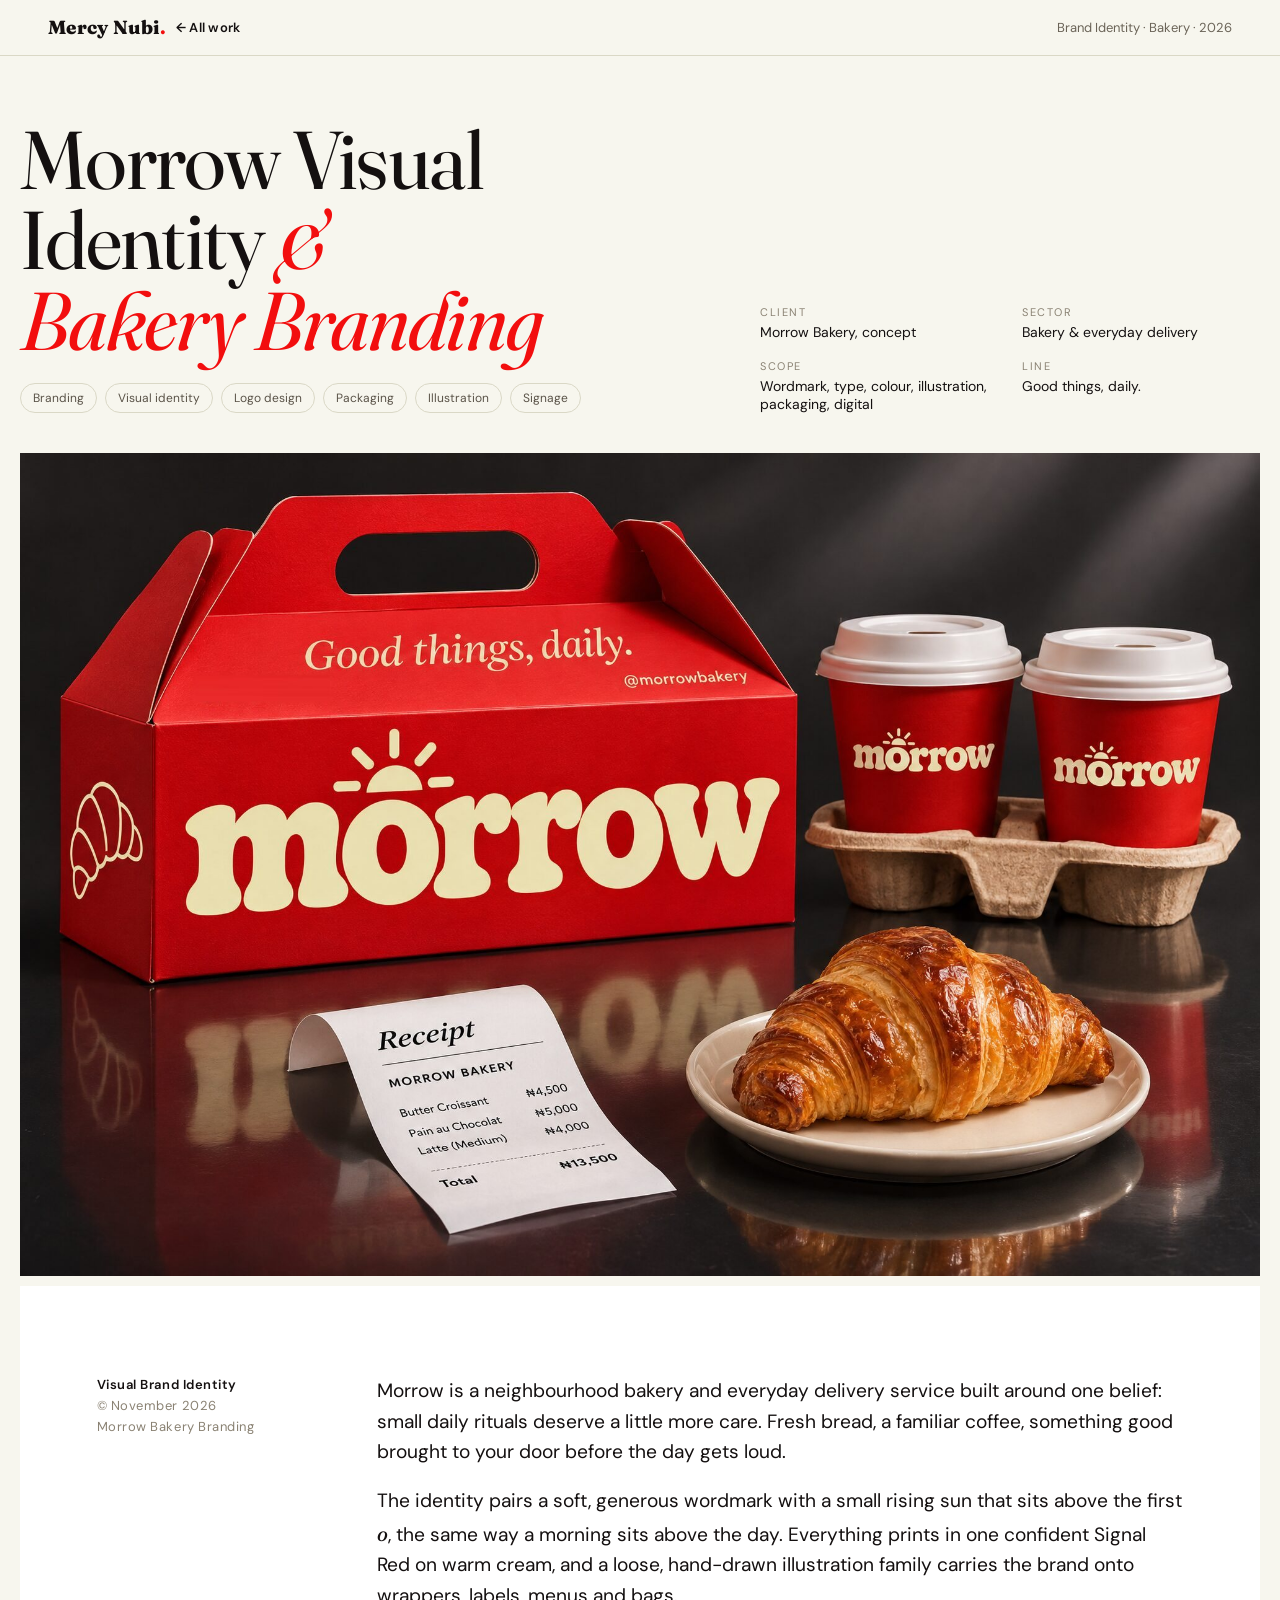
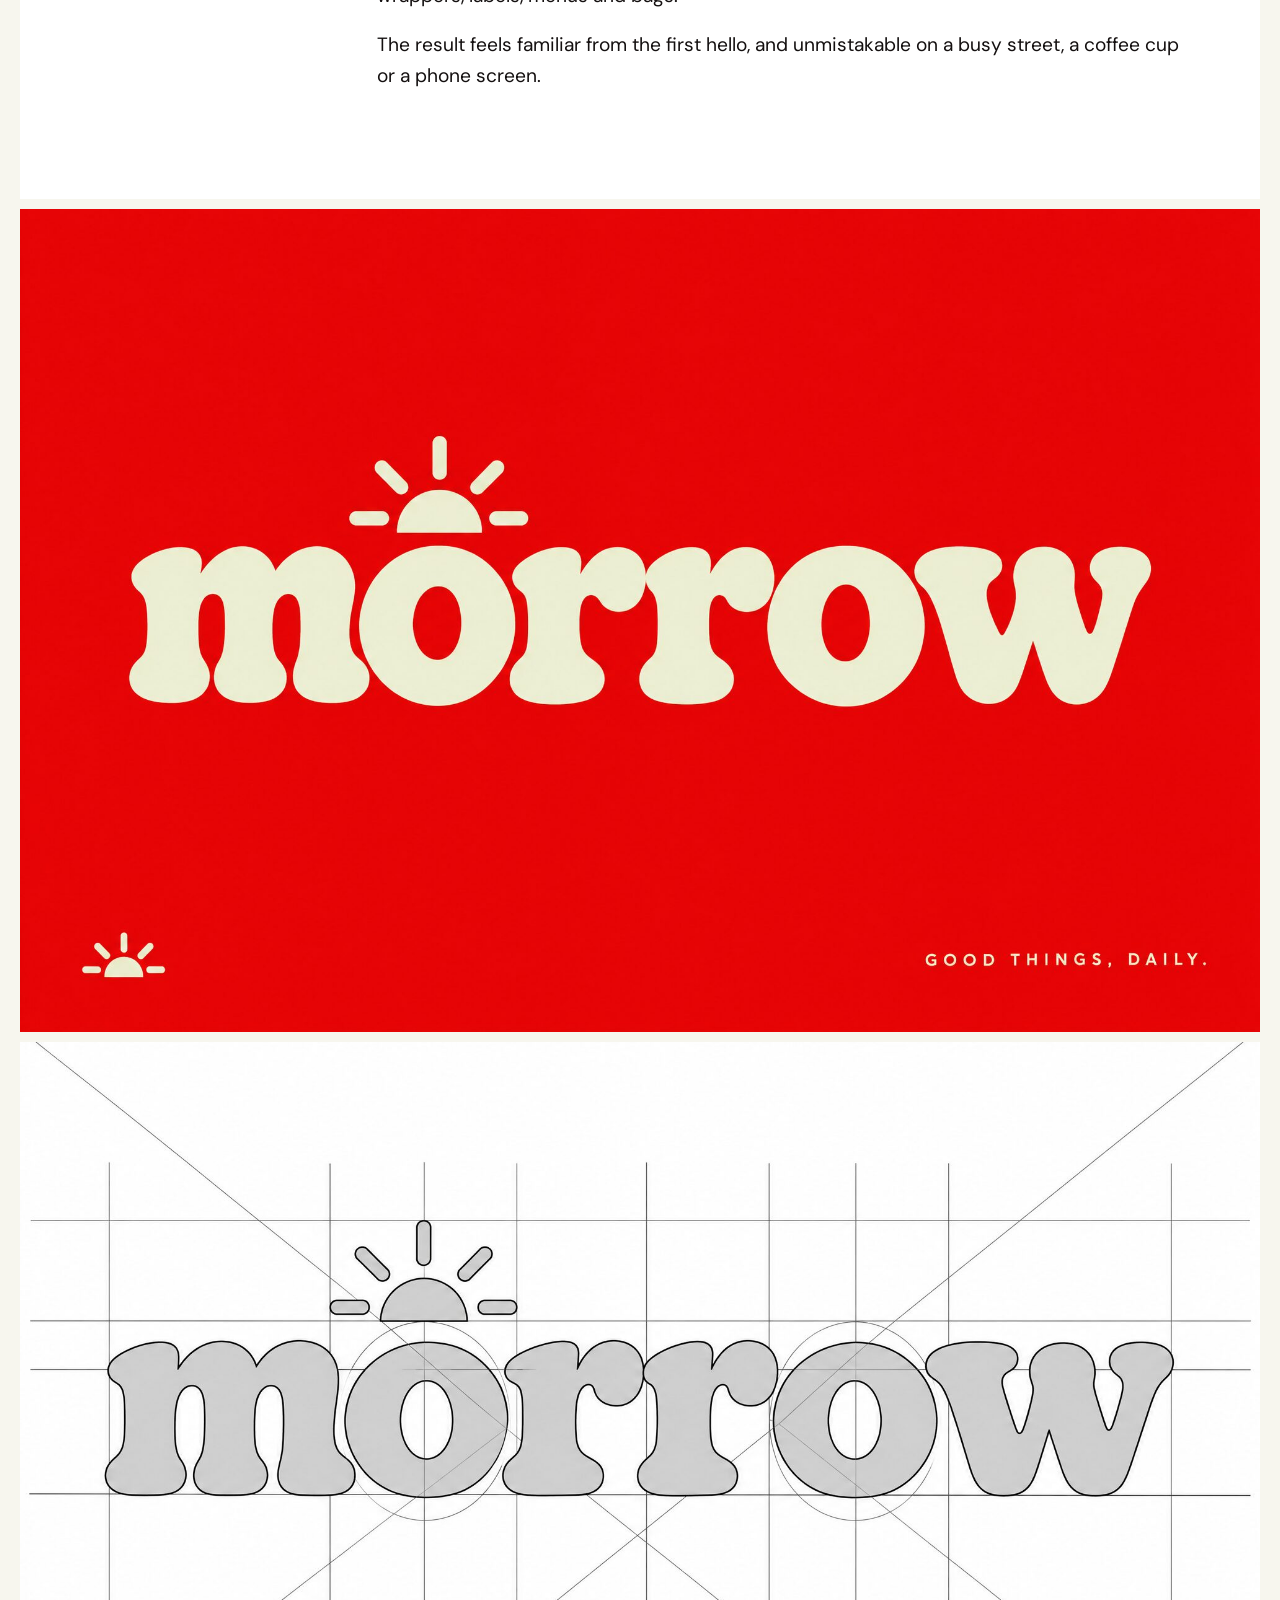
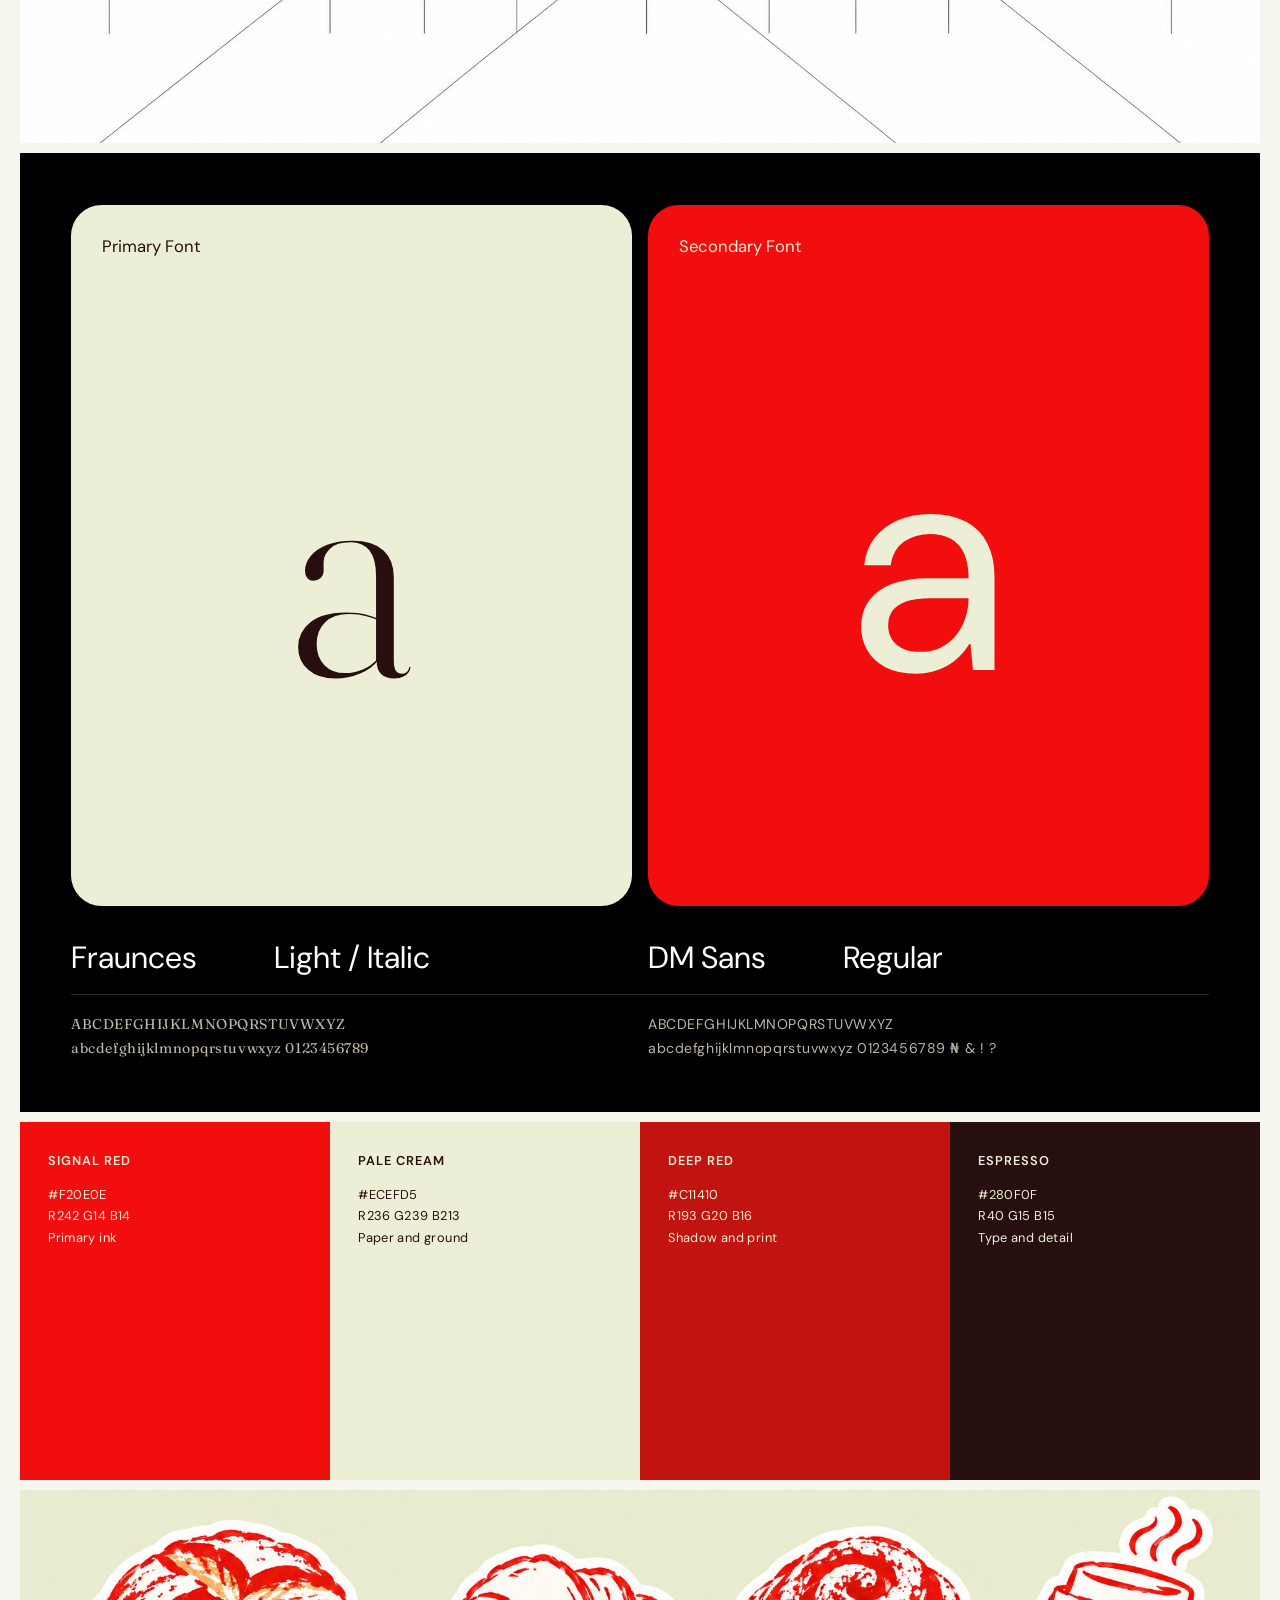
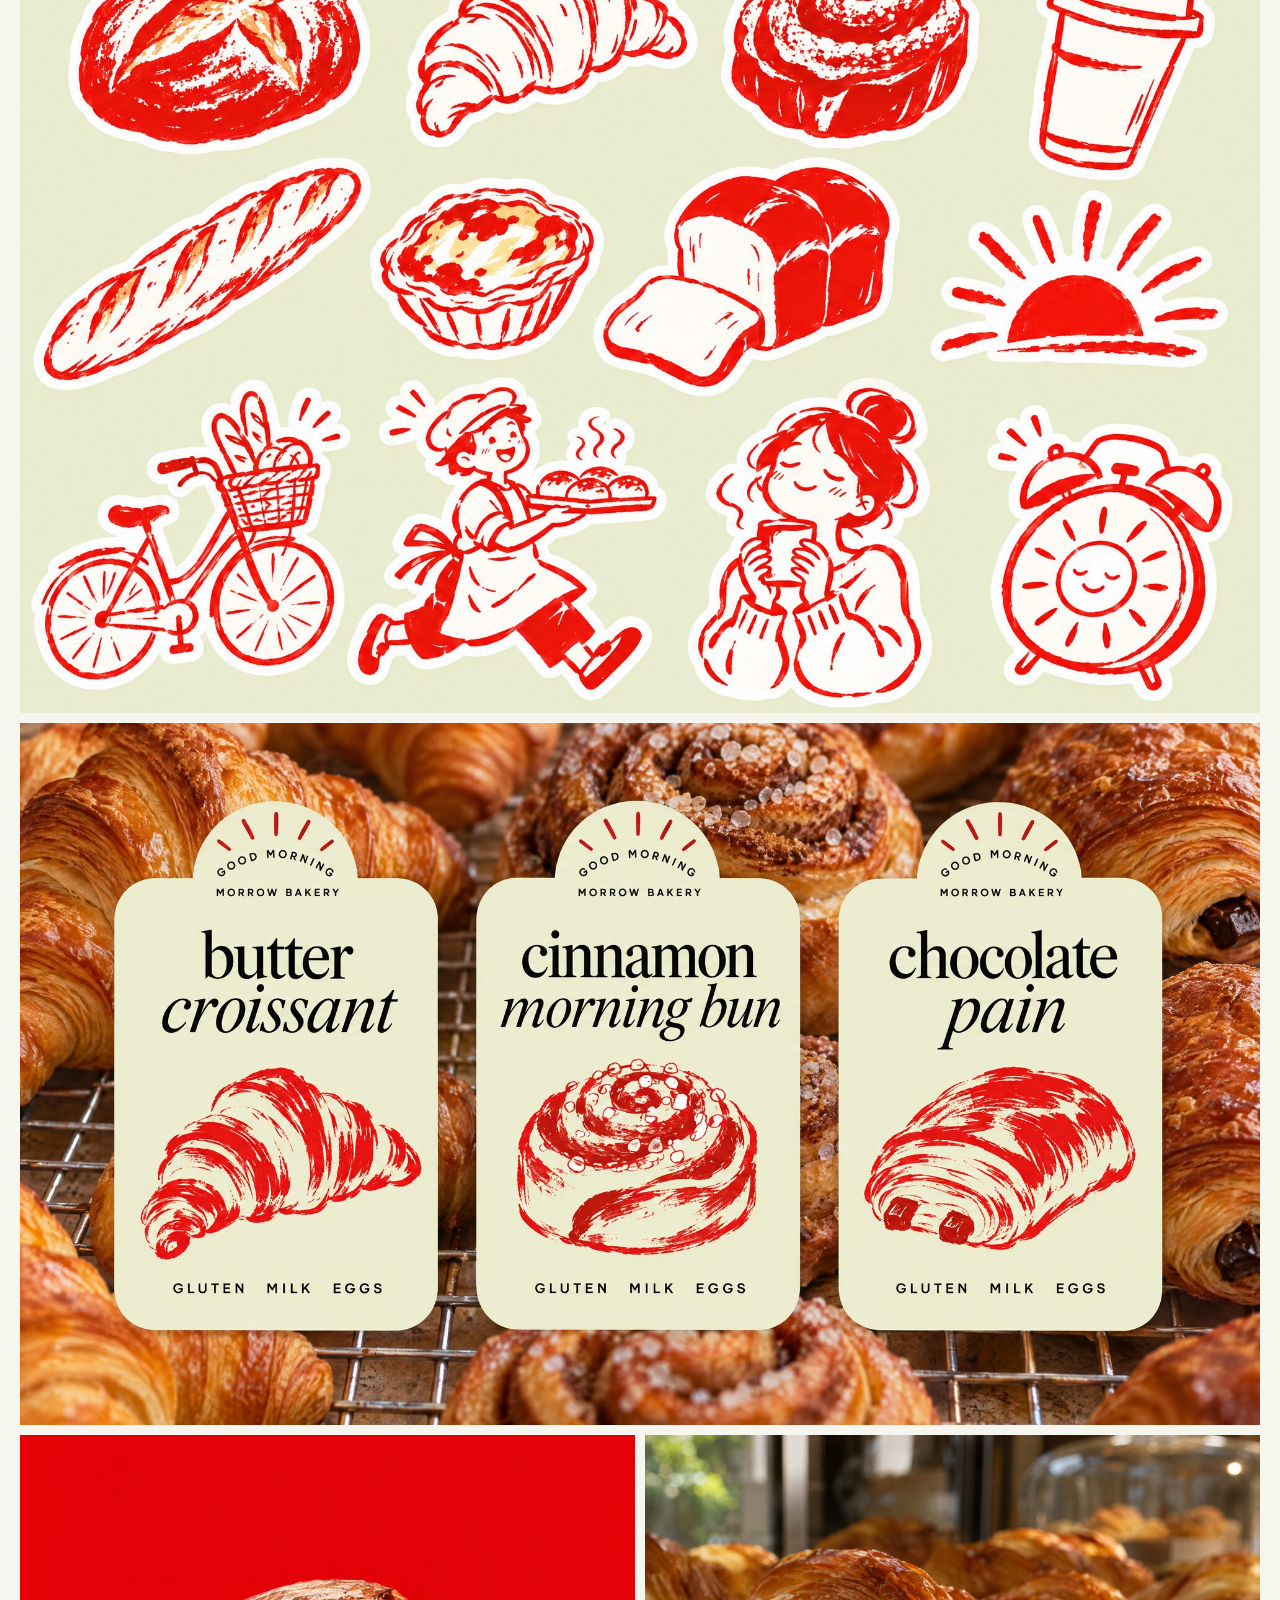
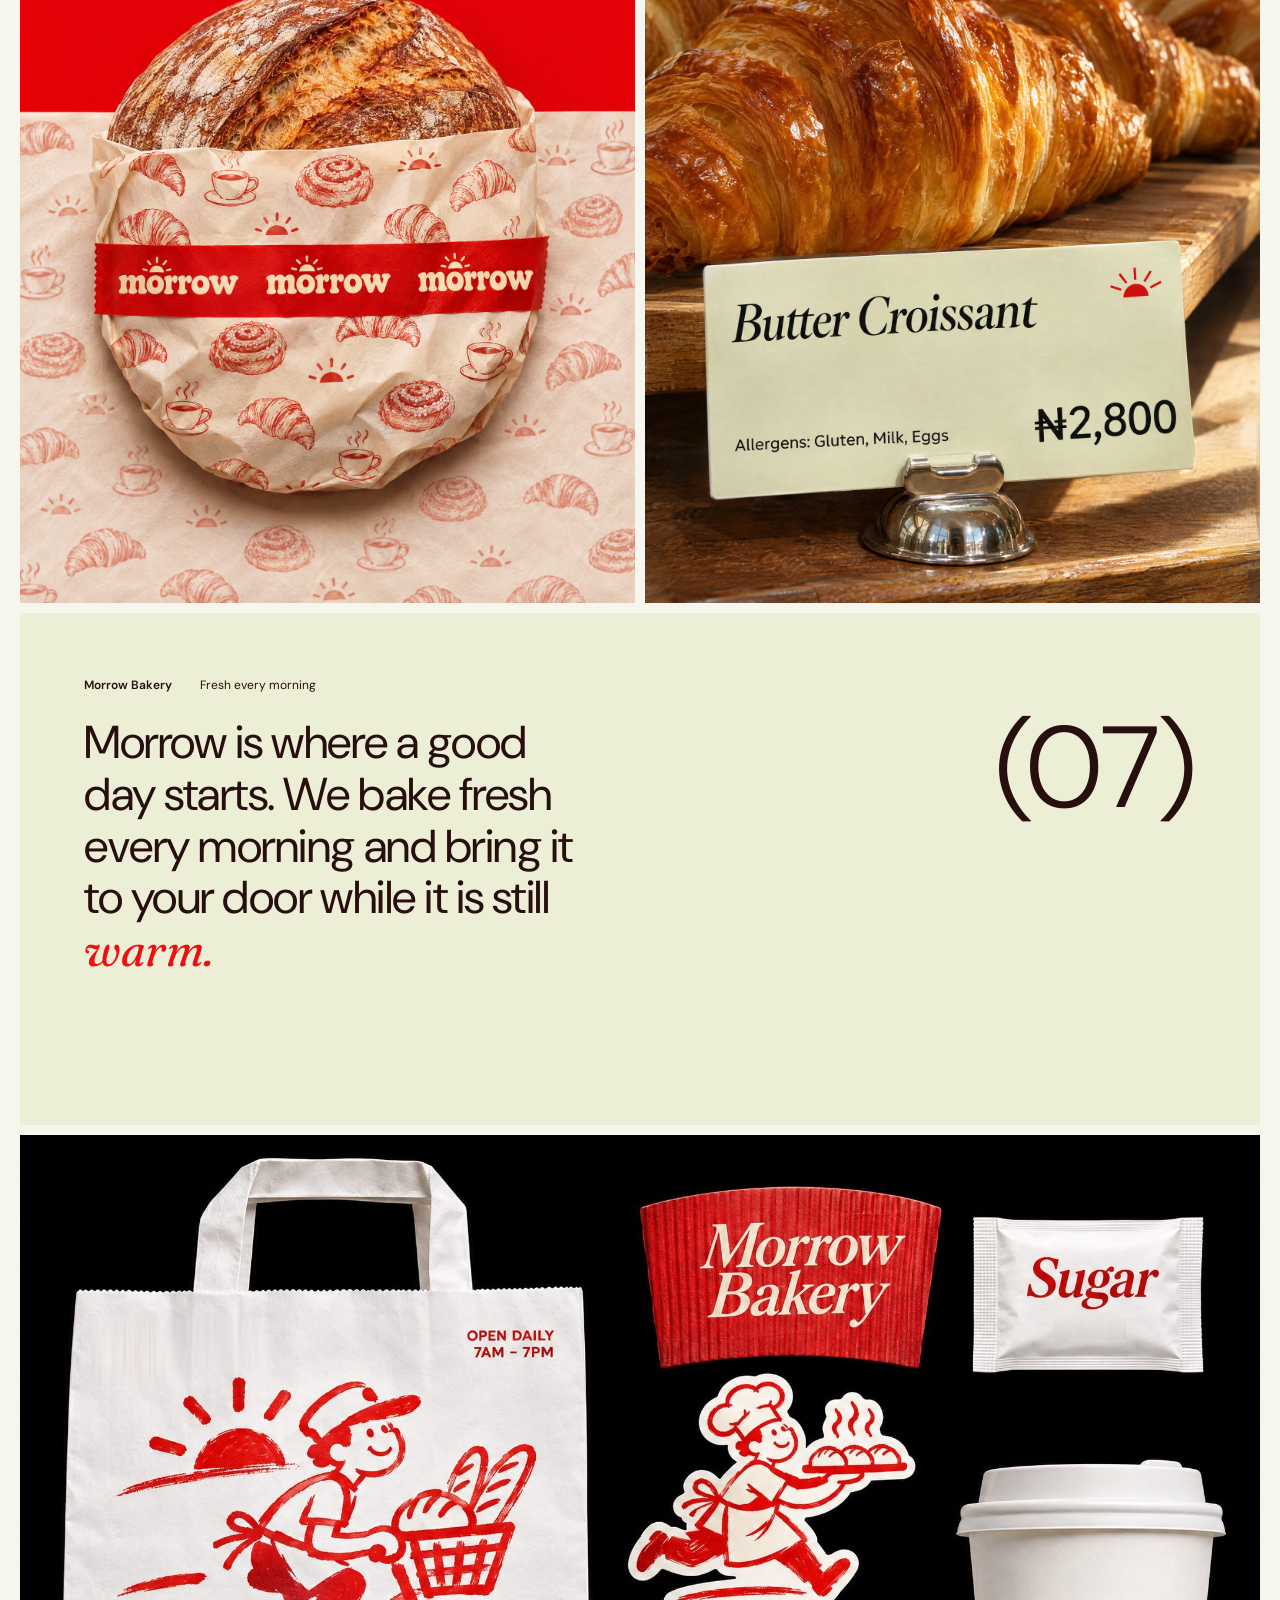
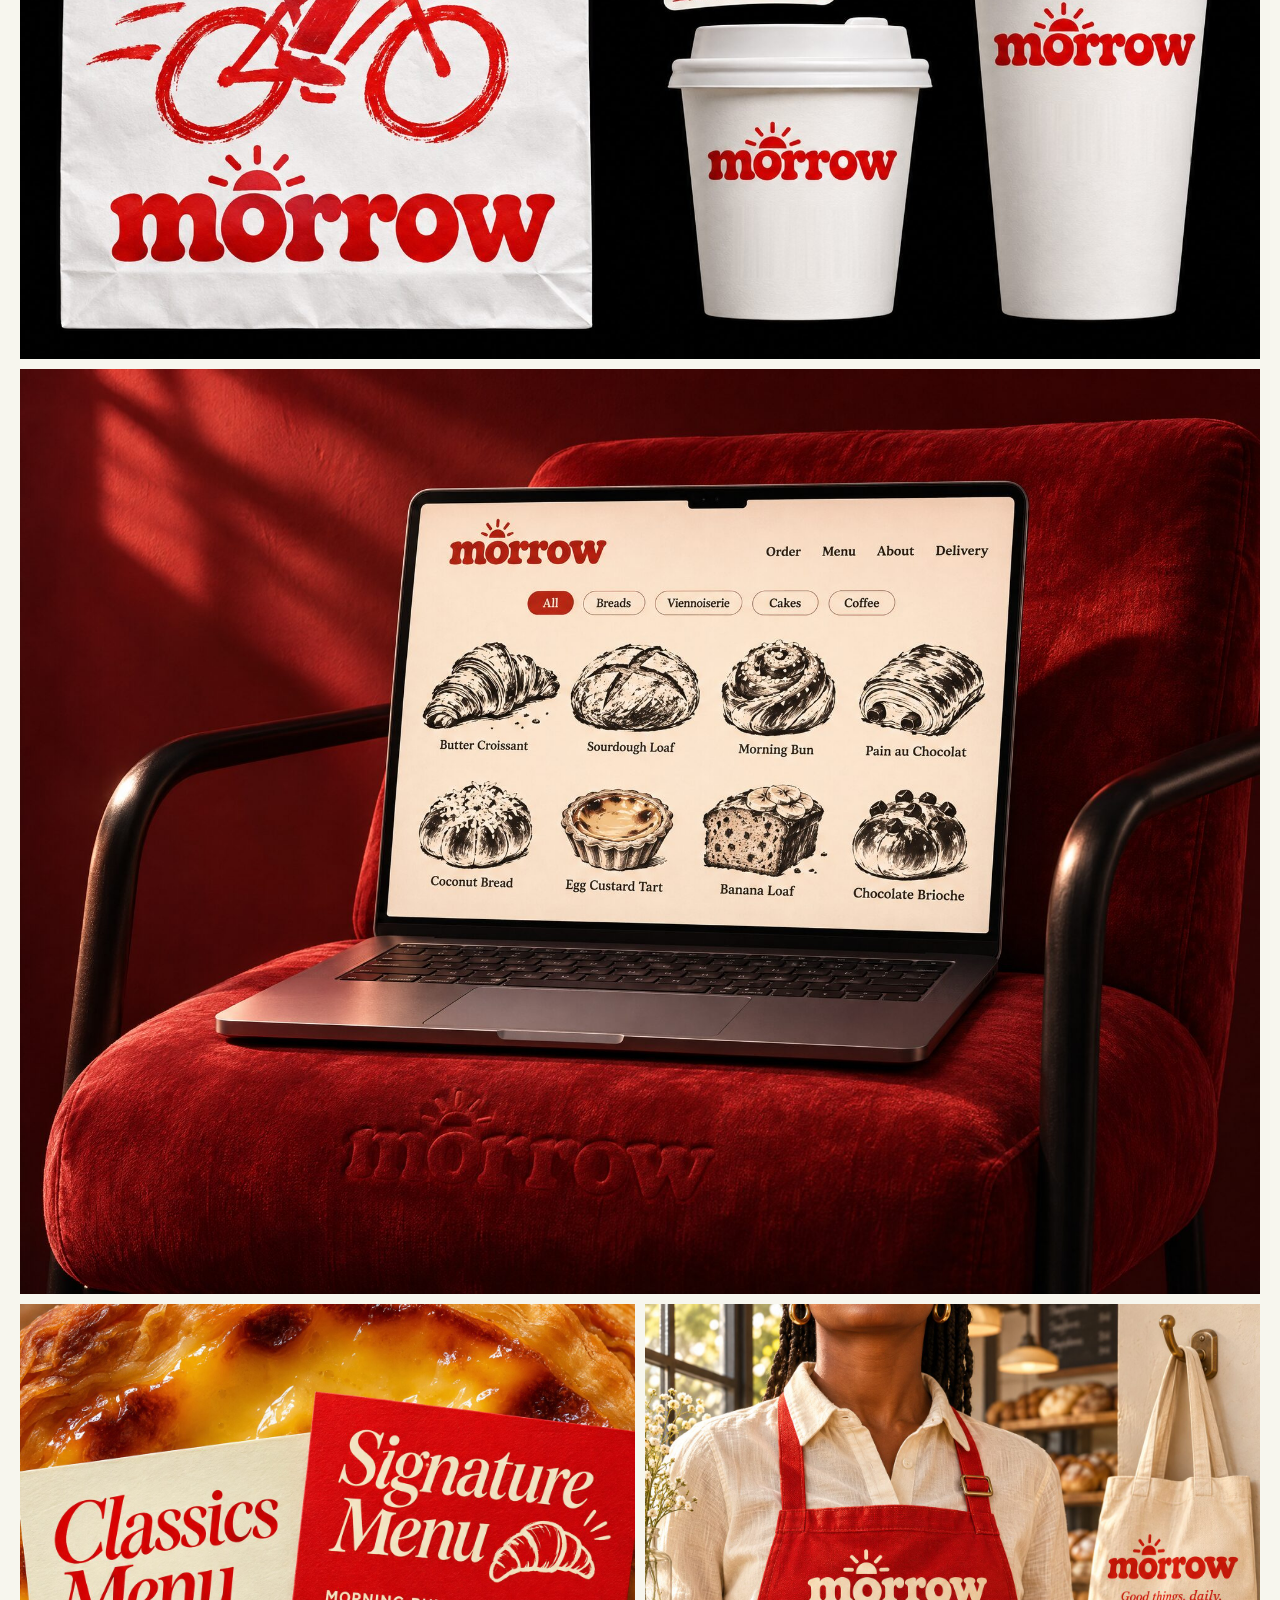
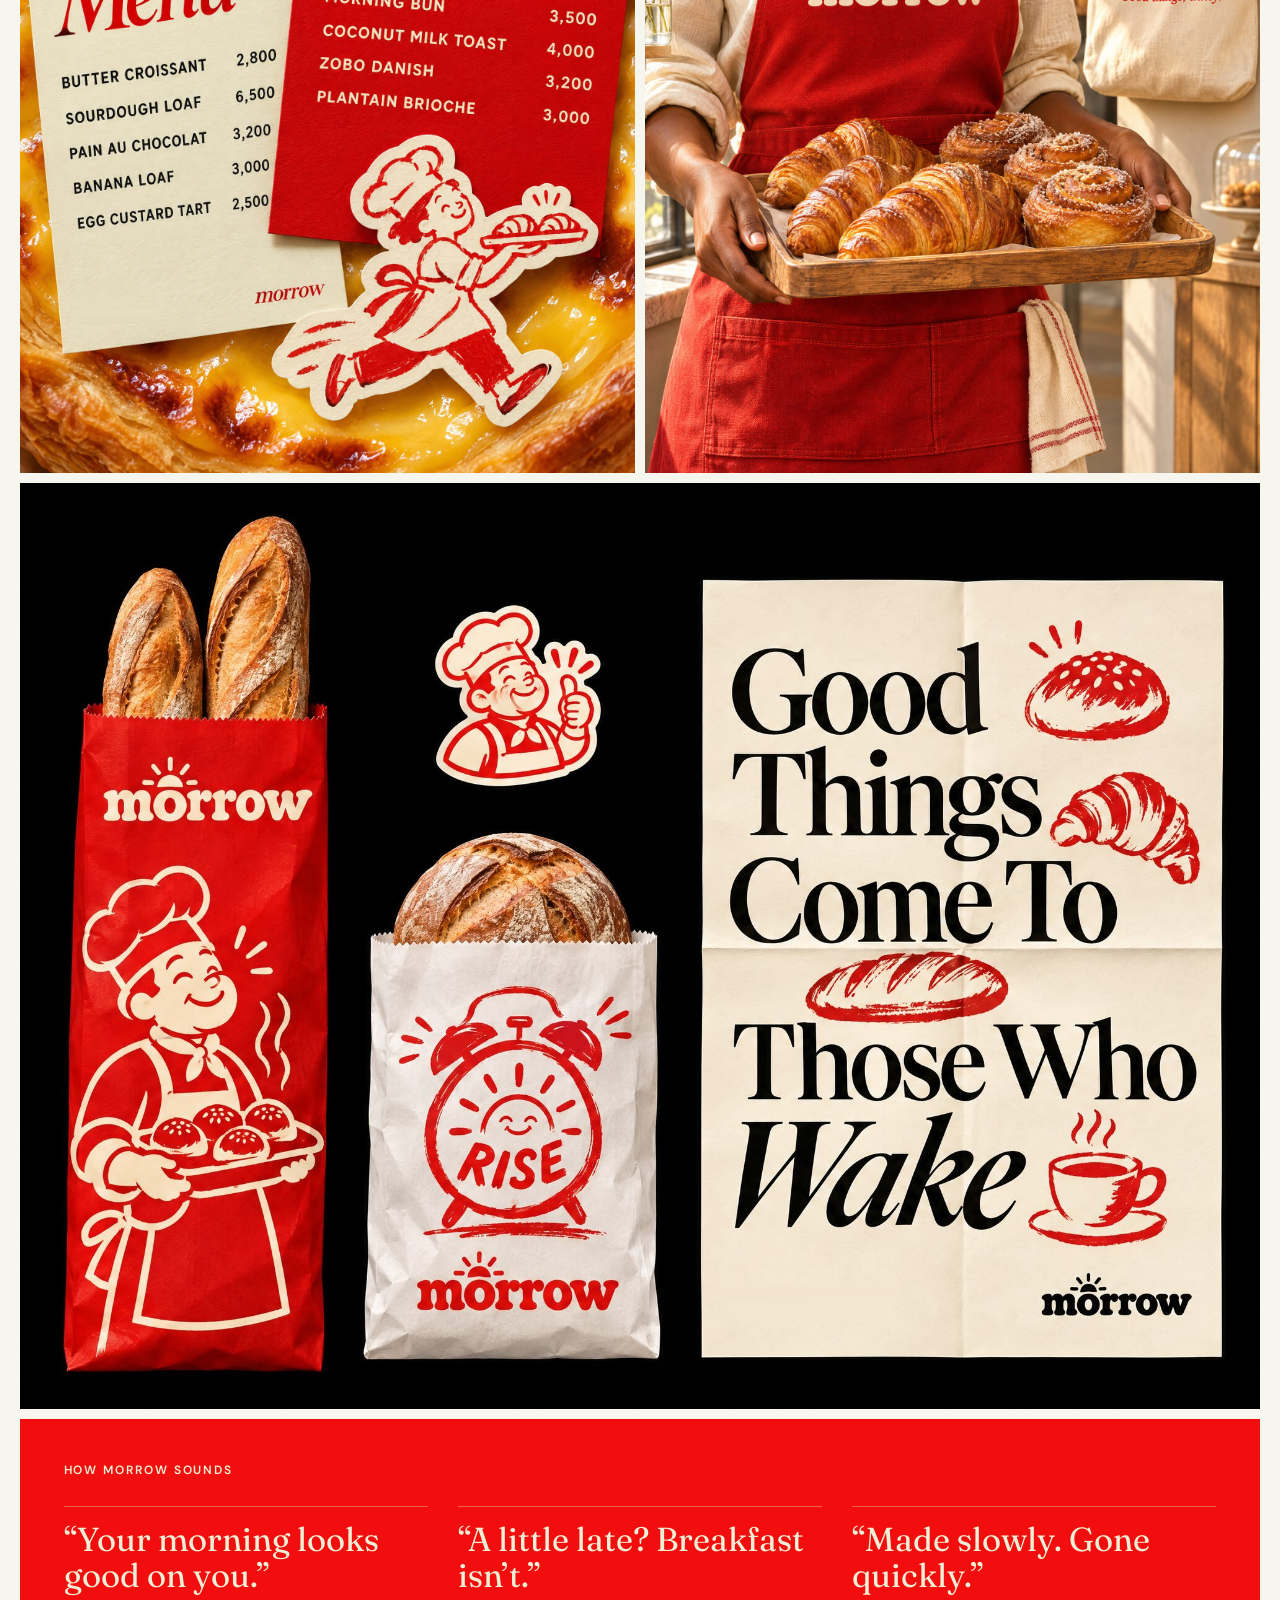
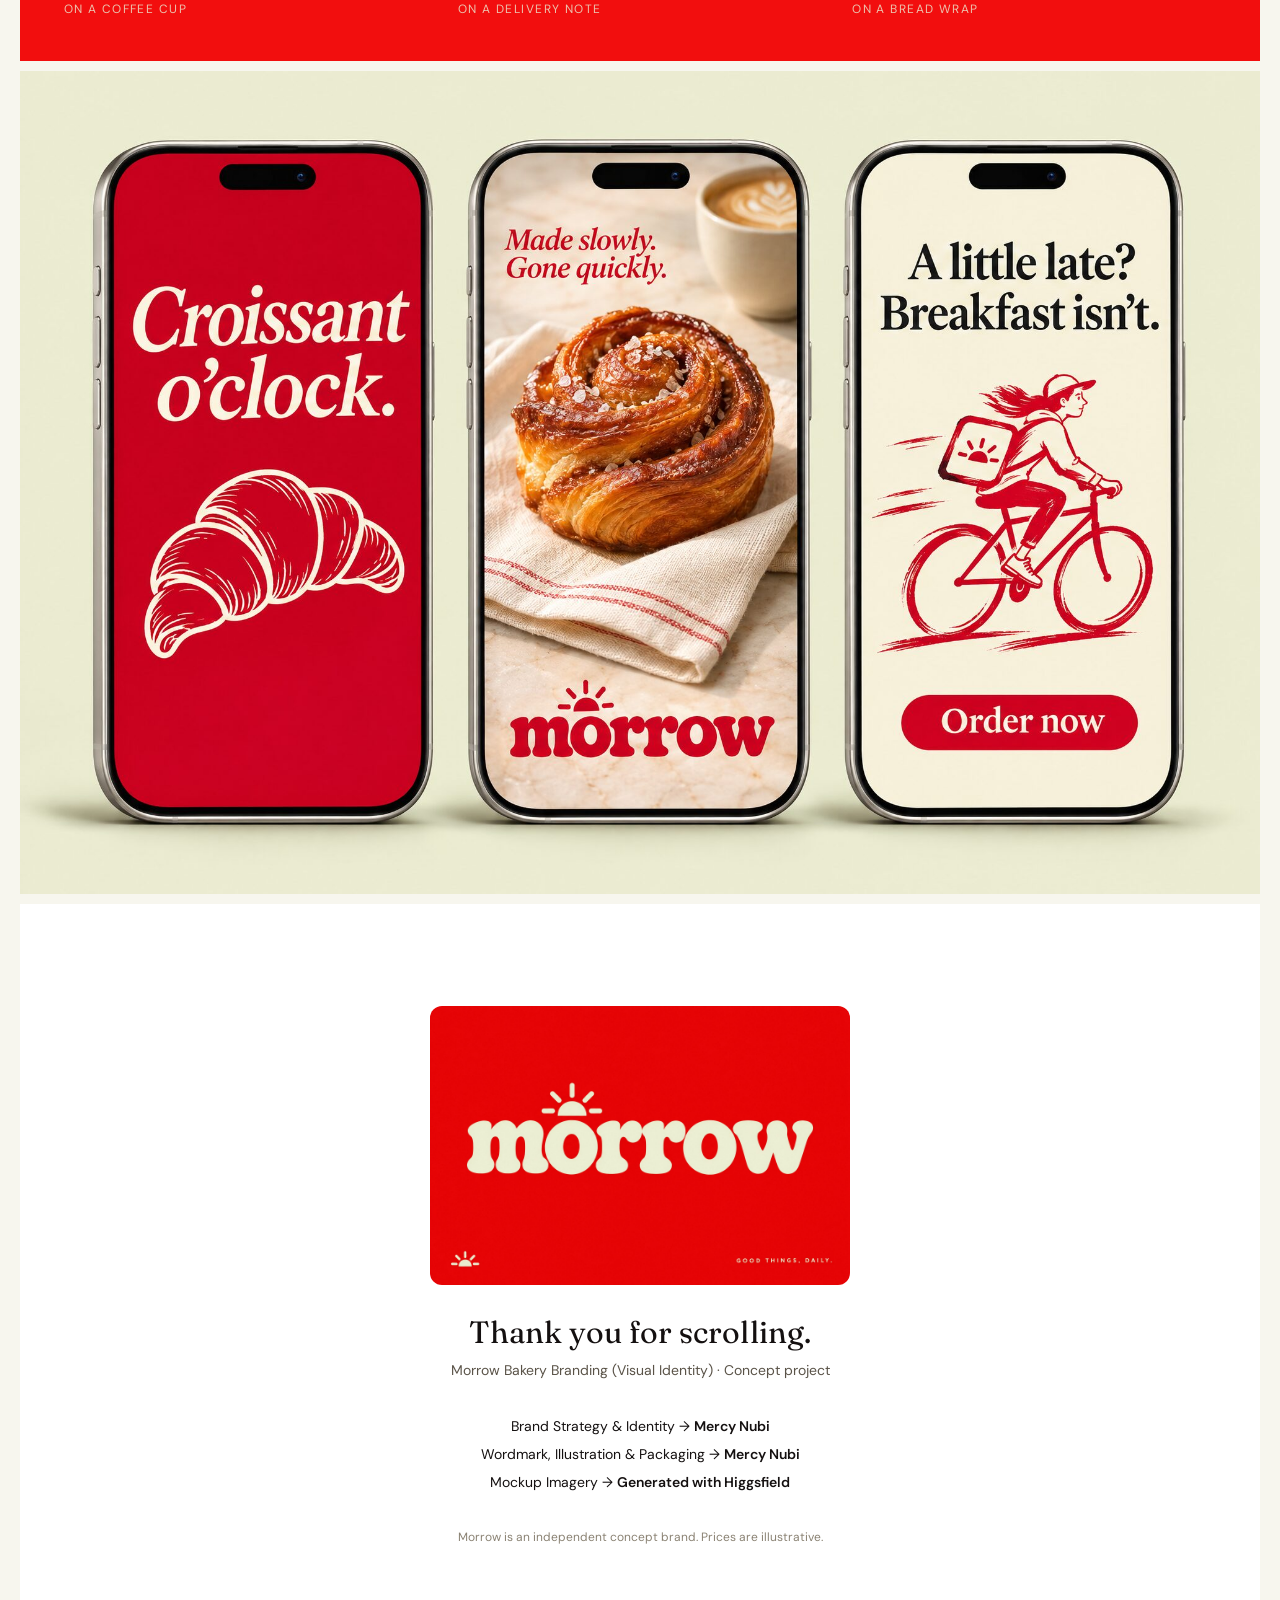
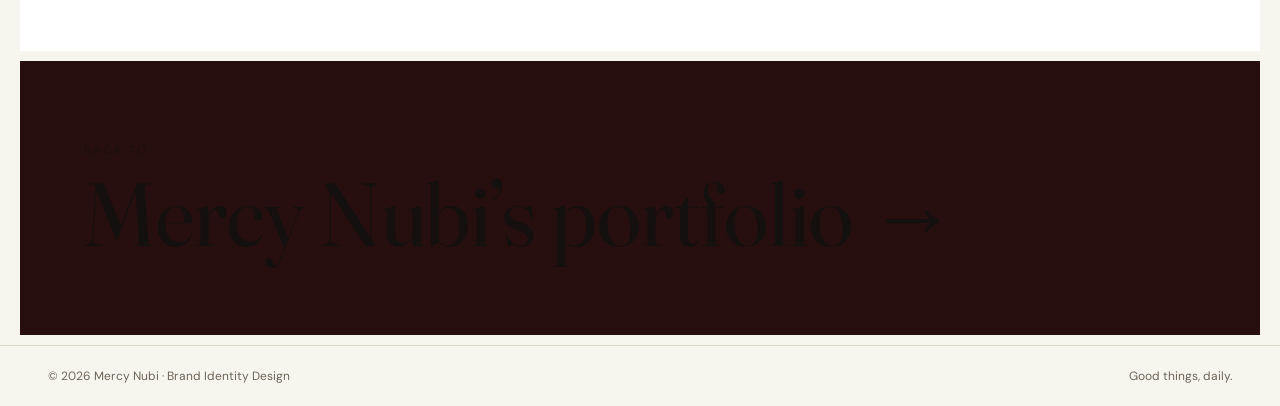
<file: morrow/index.html>
<!DOCTYPE html>
<html lang="en">
<head>
<meta charset="utf-8">
<meta name="viewport" content="width=device-width, initial-scale=1">
<title>Morrow Brand Identity · Mercy Nubi</title>
<meta name="description" content="Morrow, a bakery and everyday delivery brand. Brand identity by Mercy Nubi.">
<meta property="og:image" content="assets/00-hero.jpg">
<link rel="icon" href="assets/favicon.png">
<link rel="preconnect" href="https://fonts.googleapis.com">
<link rel="preconnect" href="https://fonts.gstatic.com" crossorigin>
<link href="https://fonts.googleapis.com/css2?family=DM+Sans:wght@400;500;600&family=Fraunces:ital,opsz,wght@0,9..144,300;0,9..144,400;0,9..144,800;1,9..144,400&display=swap" rel="stylesheet">
<link rel="stylesheet" href="morrow.css">
</head>
<body>
<div class="mw">
  <header class="mw-top">
    <a class="who back" href="/"><span class="k">Mercy Nubi<b>.</b></span><span>← All work</span></a>
    <span class="meta">Brand Identity · Bakery · 2026</span>
  </header>
  <main>
    <section class="mw-col mw-head">
      <div>
        <h1>Morrow Visual Identity <em>&amp; Bakery Branding</em></h1>
        <div class="mw-tags"><span>Branding</span><span>Visual identity</span><span>Logo design</span><span>Packaging</span><span>Illustration</span><span>Signage</span></div>
      </div>
      <dl>
        <div><dt>Client</dt><dd>Morrow Bakery, concept</dd></div>
        <div><dt>Sector</dt><dd>Bakery &amp; everyday delivery</dd></div>
        <div><dt>Scope</dt><dd>Wordmark, type, colour, illustration, packaging, digital</dd></div>
        <div><dt>Line</dt><dd>Good things, daily.</dd></div>
      </dl>
    </section>
    <div class="mw-col mw-stack">
      <img src="assets/00-hero.jpg" alt="Morrow red gable pastry box, two red coffee cups, a receipt and a croissant on a dark table">
      <section class="mw-intro" aria-label="About the project">
        <h2>Visual Brand Identity<span>© November 2026</span><span>Morrow Bakery Branding</span></h2>
        <div>
          <p>Morrow is a neighbourhood bakery and everyday delivery service built around one belief: small daily rituals deserve a little more care. Fresh bread, a familiar coffee, something good brought to your door before the day gets loud.</p>
          <p>The identity pairs a soft, generous wordmark with a small rising sun that sits above the first <em>o</em>, the same way a morning sits above the day. Everything prints in one confident Signal Red on warm cream, and a loose, hand-drawn illustration family carries the brand onto wrappers, labels, menus and bags.</p>
          <p>The result feels familiar from the first hello, and unmistakable on a busy street, a coffee cup or a phone screen.</p>
        </div>
      </section>
      <img src="assets/02-logo.jpg" alt="Morrow wordmark in cream on Signal Red with the rising sun symbol" loading="lazy">
      <img src="assets/01-grid.jpg" alt="Morrow wordmark construction grid" loading="lazy">
      <section class="mw-type" aria-label="Typography">
        <div class="card c1"><span class="lbl">Primary Font</span><span class="glyph" aria-hidden="true">a</span><span></span></div>
        <div class="card c2"><span class="lbl">Secondary Font</span><span class="glyph" aria-hidden="true">a</span><span></span></div>
        <div class="names"><div><span>Fraunces</span><span>Light / Italic</span></div><div><span>DM Sans</span><span>Regular</span></div></div>
        <div class="alpha"><p class="ser">ABCDEFGHIJKLMNOPQRSTUVWXYZ<br>abcdefghijklmnopqrstuvwxyz 0123456789</p><p>ABCDEFGHIJKLMNOPQRSTUVWXYZ<br>abcdefghijklmnopqrstuvwxyz 0123456789 ₦ &amp; ! ?</p></div>
      </section>
      <section class="mw-pal" aria-label="Colour palette">
        <div style="background:#F20E0E;color:#ECEFD5"><b>Signal Red</b><code>#F20E0E</code><br><code>R242 G14 B14</code><br>Primary ink</div>
        <div style="background:#ECEFD5;color:#280F0F"><b>Pale Cream</b><code>#ECEFD5</code><br><code>R236 G239 B213</code><br>Paper and ground</div>
        <div style="background:#C11410;color:#ECEFD5"><b>Deep Red</b><code>#C11410</code><br><code>R193 G20 B16</code><br>Shadow and print</div>
        <div style="background:#280F0F;color:#ECEFD5"><b>Espresso</b><code>#280F0F</code><br><code>R40 G15 B15</code><br>Type and detail</div>
      </section>
      <img src="assets/04-illus.jpg" alt="Hand-drawn red illustration family" loading="lazy">
      <img src="assets/05-labels.jpg" alt="Morrow pastry labels on a cooling rack" loading="lazy">
      <div class="mw-pair">
        <img src="assets/06-wrap.jpg" alt="Sourdough loaf in illustrated Morrow wrapping paper" loading="lazy">
        <img src="assets/07-price.jpg" alt="Morrow price card for a butter croissant" loading="lazy">
      </div>
      <section class="mw-note" aria-label="Brand statement">
        <div class="addr"><b>Morrow Bakery</b><span>Fresh every morning</span></div>
        <p>Morrow is where a good day starts. We bake fresh every morning and bring it to your door while it is still <em>warm.</em></p>
        <span class="num">(07)</span>
      </section>
      <img src="assets/09-takeaway.jpg" alt="Morrow takeaway bag, cup sleeve, sugar sachet, sticker and cups" loading="lazy">
      <img src="assets/10-web.jpg" alt="Morrow website on a laptop on a red velvet chair" loading="lazy">
      <div class="mw-pair">
        <img src="assets/11-menu.jpg" alt="Morrow classics and signature menus" loading="lazy">
        <img src="assets/13-apron.jpg" alt="Morrow apron and tote with a tray of pastries" loading="lazy">
      </div>
      <img src="assets/12-poster.jpg" alt="Morrow bread sleeves and Good Things Come To Those Who Wake poster" loading="lazy">
      <section class="mw-voice mw-voice-wide" aria-label="Tone of voice">
          <h3>How Morrow sounds</h3>
          <ul>
            <li><q>Your morning looks good on you.</q><small>On a coffee cup</small></li>
            <li><q>A little late? Breakfast isn’t.</q><small>On a delivery note</small></li>
            <li><q>Made slowly. Gone quickly.</q><small>On a bread wrap</small></li>
          </ul>
        </section>
      <img src="assets/15-social.jpg" alt="Three phones showing Morrow social posts" loading="lazy">
      <section class="mw-end" aria-label="Credits">
        <img class="wm" src="assets/02-logo.jpg" alt="" style="border-radius:12px">
        <h2>Thank you for scrolling.</h2>
        <p>Morrow Bakery Branding (Visual Identity) · Concept project</p>
        <div class="credits">
          <div>Brand Strategy &amp; Identity → <b>Mercy Nubi</b></div>
          <div>Wordmark, Illustration &amp; Packaging → <b>Mercy Nubi</b></div>
          <div>Mockup Imagery → <b>Generated with Higgsfield</b></div>
        </div>
        <p class="note">Morrow is an independent concept brand. Prices are illustrative.</p>
      </section>
      <a class="mw-next" href="/#brand"><small>Back to</small><b>Mercy Nubi’s portfolio →</b></a>
    </div>
  </main>
  <footer class="mw-foot"><span>© 2026 Mercy Nubi · Brand Identity Design</span><span>Good things, daily.</span></footer>
</div>
</body>
</html>
</file>
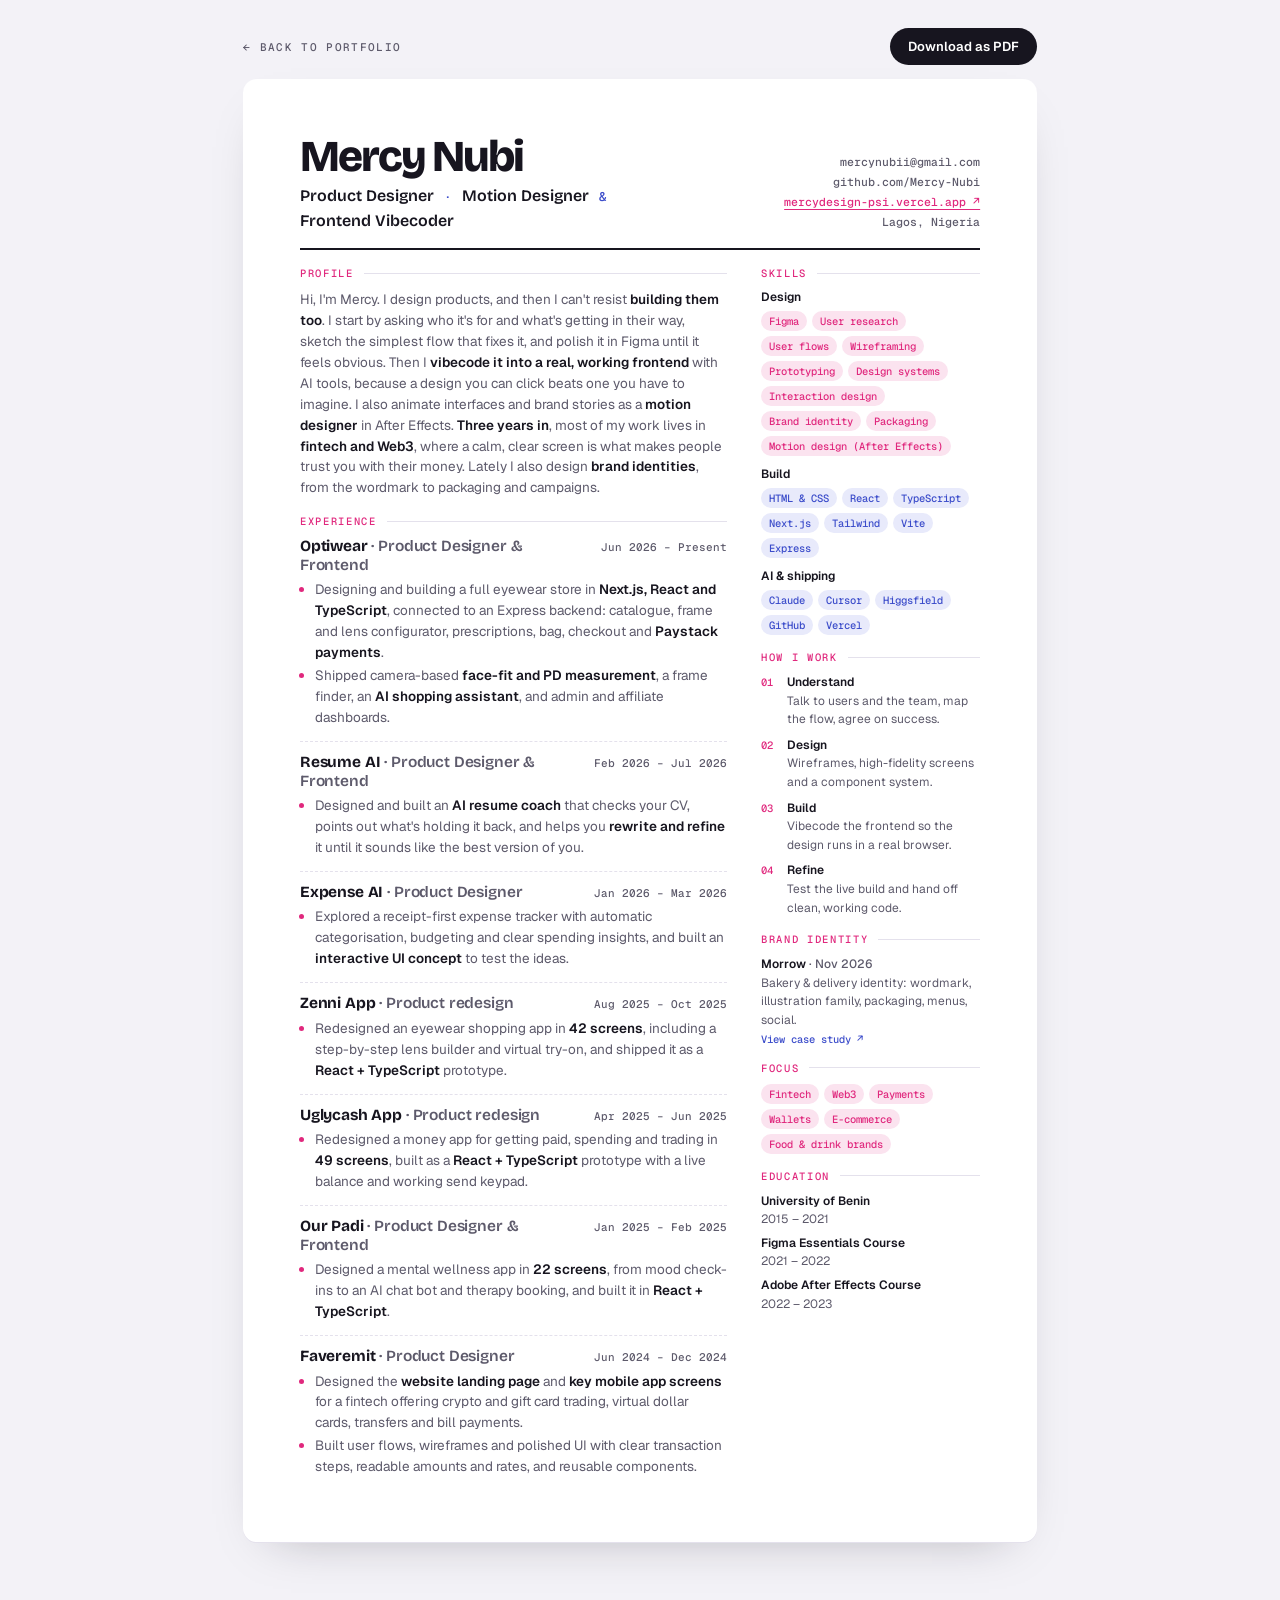
<file: cv.html>
<!doctype html>
<html lang="en">
<head>
<meta charset="utf-8">
<meta name="viewport" content="width=device-width, initial-scale=1">
<title>Mercy Nubi CV</title>
<meta name="description" content="CV of Mercy Nubi, Product Designer and Frontend Vibecoder, also designing brand identities.">
<link rel="preconnect" href="https://fonts.googleapis.com">
<link rel="preconnect" href="https://fonts.gstatic.com" crossorigin>
<link rel="stylesheet" href="https://fonts.googleapis.com/css2?family=Bricolage+Grotesque:opsz,wght@12..96,600;12..96,800&family=Geist:wght@400;500;600&family=Geist+Mono:wght@400;500&display=swap">
<style>
:root{
  --bg:#f3f2f7; --paper:#ffffff; --ink:#17151f; --muted:#5d5a6b; --line:#e4e1ec;
  --red:#e0287d; --red-soft:#fbe3ef; --code:#3b4cca; --code-soft:#e8eafb;
  --display:"Bricolage Grotesque","Arial Narrow",system-ui,sans-serif;
  --body:"Geist",system-ui,-apple-system,"Segoe UI",sans-serif;
  --mono:"Geist Mono",ui-monospace,Menlo,monospace;
  color-scheme:light;
}
@media (prefers-color-scheme:dark){:root:not([data-theme="light"]){
  --bg:#121118; --paper:#1b1a23; --ink:#efedf6; --muted:#a29fb2; --line:#2e2c3a;
  --red:#ff5fa6; --red-soft:#3a1a2c; --code:#8f9bff; --code-soft:#23253f; color-scheme:dark}}
:root[data-theme="dark"]{
  --bg:#121118; --paper:#1b1a23; --ink:#efedf6; --muted:#a29fb2; --line:#2e2c3a;
  --red:#ff5fa6; --red-soft:#3a1a2c; --code:#8f9bff; --code-soft:#23253f; color-scheme:dark}
*{box-sizing:border-box}
html,body{margin:0}
body{background:var(--bg);color:var(--ink);font:400 13.5px/1.55 var(--body);-webkit-font-smoothing:antialiased;padding:28px 16px 60px}
a{color:inherit}
.bar{max-width:210mm;margin:0 auto 14px;display:flex;justify-content:space-between;align-items:center;gap:12px;flex-wrap:wrap}
.bar span{font:500 11px var(--mono);letter-spacing:.12em;text-transform:uppercase;color:var(--muted)}
.btn{font:600 13px var(--body);background:var(--ink);color:var(--paper);border:0;border-radius:999px;padding:10px 18px;cursor:pointer}
.btn:hover{background:var(--red)}
.page{max-width:210mm;margin:0 auto;background:var(--paper);border-radius:14px;box-shadow:0 1px 0 var(--line),0 20px 50px -30px rgba(23,21,31,.35);padding:15mm 15mm 13mm}

header{display:grid;grid-template-columns:1fr auto;gap:18px;align-items:end;padding-bottom:16px;border-bottom:2px solid var(--ink)}
h1{font:800 44px/.95 var(--display);letter-spacing:-.045em;margin:0}
.role{margin:9px 0 0;font:600 16px/1.3 var(--display);display:flex;gap:4px 10px;flex-wrap:wrap;align-items:baseline}
.role code{font:500 12.5px var(--mono);color:var(--code)}
.contact{list-style:none;margin:0;padding:0;text-align:right;font:500 11.5px/1.75 var(--mono);color:var(--muted)}
.contact a{text-decoration:none;color:var(--ink)}
.contact a:hover{color:var(--red)}
.contact a.pf{color:var(--red);text-decoration:underline;text-underline-offset:3px}

.grid{display:grid;grid-template-columns:1fr 58mm;gap:0 9mm;margin-top:16px}
h2{font:500 10.5px var(--mono);letter-spacing:.16em;text-transform:uppercase;color:var(--red);margin:0 0 9px;display:flex;align-items:center;gap:10px}
h2::after{content:"";flex:1;height:1px;background:var(--line)}
section{margin-bottom:16px}
.summary{margin:0;color:var(--muted);font-size:13.5px}
.summary strong{color:var(--ink);font-weight:600}

.job{padding:0 0 11px;margin-bottom:11px;border-bottom:1px dashed var(--line);break-inside:avoid}
.job:last-child{border-bottom:0;margin-bottom:0;padding-bottom:0}
.job-top{display:flex;justify-content:space-between;gap:12px;align-items:baseline}
.job h3{font:700 15.5px/1.2 var(--display);letter-spacing:-.01em;margin:0}
.job h3 em{font-style:normal;font-weight:600;color:var(--muted)}
.when{font:500 11px var(--mono);color:var(--muted);white-space:nowrap}
.job ul{margin:5px 0 0;padding-left:15px}
.job li{margin:2px 0;color:var(--muted)}
.job li::marker{color:var(--red)}
.job li strong{color:var(--ink);font-weight:600}
.job .link{font:500 10.5px var(--mono);color:var(--code);text-decoration:none;margin-top:4px;display:inline-block}

.side section{margin-bottom:15px}
.chips{display:flex;flex-wrap:wrap;gap:5px;margin:0;padding:0;list-style:none}
.chips li{font:500 10.5px var(--mono);background:var(--red-soft);color:var(--red);padding:3px 8px;border-radius:999px}
.chips.c li{background:var(--code-soft);color:var(--code)}
.sub{font:600 12px var(--body);margin:0 0 6px}
.sub + .chips{margin-bottom:10px}
.steps{list-style:none;margin:0;padding:0;counter-reset:s}
.steps li{counter-increment:s;display:grid;grid-template-columns:20px 1fr;gap:2px 6px;margin-bottom:7px;font-size:12px;color:var(--muted)}
.steps li::before{content:counter(s,decimal-leading-zero);font:500 10.5px var(--mono);color:var(--red);padding-top:2px}
.steps strong{color:var(--ink);font-weight:600;display:block}
.plain{margin:0;padding:0;list-style:none;font-size:12px;color:var(--muted)}
.plain li{margin-bottom:5px}
.plain strong{color:var(--ink);font-weight:600;display:block}

.ph{background:var(--red-soft);color:var(--red);border:1px dashed var(--red);border-radius:4px;padding:0 4px;font-style:normal}

footer{margin-top:6px;padding-top:10px;border-top:1px solid var(--line);font:500 10.5px var(--mono);color:var(--muted);display:flex;justify-content:space-between;gap:10px;flex-wrap:wrap}

@media (max-width:640px){
  body{padding:16px 16px 40px}
  .page{padding:22px 18px;border-radius:12px}
  header{grid-template-columns:1fr}
  .contact{text-align:left}
  h1{font-size:36px}
  .grid{grid-template-columns:1fr}
  .job-top{flex-direction:column;gap:2px}
}
.plain.brand li{margin-bottom:7px}.plain.brand strong em{font-style:normal;font-weight:500;color:var(--muted)}.plain .bl{display:block;font:500 10.5px var(--mono);color:var(--code);text-decoration:none;margin-top:2px}.plain .bl:hover{color:var(--red)}
@page{size:A4;margin:0}
@media print{
  :root{--bg:#fff;--paper:#fff;--ink:#17151f;--muted:#55525f;--line:#e4e1ec;--red:#d01f70;--red-soft:#fbe3ef;--code:#3b4cca;--code-soft:#e8eafb;color-scheme:light}
  body{padding:0;background:#fff;-webkit-print-color-adjust:exact;print-color-adjust:exact}
  .bar{display:none}
  .page{max-width:none;width:210mm;min-height:297mm;border-radius:0;box-shadow:none;padding:13mm 14mm 10mm}
  .grid{grid-template-columns:1fr 58mm}
  header{grid-template-columns:1fr auto}
  .contact{text-align:right}
  body{font-size:12px;line-height:1.48}
  .page{padding:11mm 13mm 8mm}
  h1{font-size:38px}
  header{padding-bottom:12px}
  .grid{margin-top:12px}
  section,.side section{margin-bottom:11px}
  .summary{font-size:12px}
  .job{padding-bottom:8px;margin-bottom:8px}
  .job h3{font-size:14px}
  .job li{margin:1px 0}
  .steps li{font-size:11px;margin-bottom:5px}
  .sub + .chips{margin-bottom:8px}
  body{line-height:1.42}
  .page{padding:10mm 13mm 7mm}
  .job{padding-bottom:7px;margin-bottom:7px}
  .job .link{margin-top:2px}
  footer{margin-top:2px;padding-top:7px}
  .side section{margin-bottom:8px}
  .side h2{margin-bottom:6px}
  .chips{gap:4px}
  .chips li{padding:2px 7px}
  .sub{margin-bottom:4px}
  .sub + .chips{margin-bottom:6px}
  .steps li{margin-bottom:3px;line-height:1.35}
  .plain li,.plain.brand li{margin-bottom:4px;line-height:1.38}
  .plain .bl{margin-top:1px}
}
</style>
<script>if(location.search.indexOf("embed")>-1||window.self!==window.top)document.documentElement.classList.add("embed")</script>
<style>.embed .bar{display:none}.embed body{padding-top:20px}</style>
</head>
<body>
<div class="bar">
  <a href="./" style="font:500 11px var(--mono);letter-spacing:.12em;text-transform:uppercase;color:var(--muted);text-decoration:none">← Back to portfolio</a>
  <a class="btn" href="cv.pdf" download="Mercy-Nubi-CV.pdf" style="text-decoration:none">Download as PDF</a>
</div>

<main class="page">
  <header>
    <div>
      <h1>Mercy Nubi</h1>
      <p class="role">Product Designer <code>·</code> Motion Designer <code>&amp;</code> Frontend Vibecoder</p>
    </div>
    <ul class="contact">
      <li>mercynubii@gmail.com</li>
      <li>github.com/Mercy-Nubi</li>
      <li><a class="pf" href="https://mercydesign-psi.vercel.app" target="_blank" rel="noopener">mercydesign-psi.vercel.app ↗</a></li>
      <li>Lagos, Nigeria</li>
    </ul>
  </header>

  <div class="grid">
    <div class="main">
      <section>
        <h2>Profile</h2>
        <p class="summary">Hi, I'm Mercy. I design products, and then I can't resist <strong>building them too</strong>. I start by asking who it's for and what's getting in their way, sketch the simplest flow that fixes it, and polish it in Figma until it feels obvious. Then I <strong>vibecode it into a real, working frontend</strong> with AI tools, because a design you can click beats one you have to imagine. I also animate interfaces and brand stories as a <strong>motion designer</strong> in After Effects. <strong>Three years in</strong>, most of my work lives in <strong>fintech and Web3</strong>, where a calm, clear screen is what makes people trust you with their money. Lately I also design <strong>brand identities</strong>, from the wordmark to packaging and campaigns.</p>
      </section>

      <section>
        <h2>Experience</h2>

        <article class="job">
          <div class="job-top">
            <h3>Optiwear <em>· Product Designer &amp; Frontend</em></h3>
            <span class="when">Jun 2026 – Present</span>
          </div>
          <ul><li>Designing and building a full eyewear store in <strong>Next.js, React and TypeScript</strong>, connected to an Express backend: catalogue, frame and lens configurator, prescriptions, bag, checkout and <strong>Paystack payments</strong>.</li><li>Shipped camera-based <strong>face-fit and PD measurement</strong>, a frame finder, an <strong>AI shopping assistant</strong>, and admin and affiliate dashboards.</li></ul>
        </article>
        <article class="job">
          <div class="job-top">
            <h3>Resume AI <em>· Product Designer &amp; Frontend</em></h3>
            <span class="when">Feb 2026 – Jul 2026</span>
          </div>
          <ul><li>Designed and built an <strong>AI resume coach</strong> that checks your CV, points out what's holding it back, and helps you <strong>rewrite and refine</strong> it until it sounds like the best version of you.</li></ul>
        </article>
        <article class="job">
          <div class="job-top">
            <h3>Expense AI <em>· Product Designer</em></h3>
            <span class="when">Jan 2026 – Mar 2026</span>
          </div>
          <ul><li>Explored a receipt-first expense tracker with automatic categorisation, budgeting and clear spending insights, and built an <strong>interactive UI concept</strong> to test the ideas.</li></ul>
        </article>
        <article class="job">
          <div class="job-top">
            <h3>Zenni App <em>· Product redesign</em></h3>
            <span class="when">Aug 2025 – Oct 2025</span>
          </div>
          <ul><li>Redesigned an eyewear shopping app in <strong>42 screens</strong>, including a step-by-step lens builder and virtual try-on, and shipped it as a <strong>React + TypeScript</strong> prototype.</li></ul>
        </article>
        <article class="job">
          <div class="job-top">
            <h3>Uglycash App <em>· Product redesign</em></h3>
            <span class="when">Apr 2025 – Jun 2025</span>
          </div>
          <ul><li>Redesigned a money app for getting paid, spending and trading in <strong>49 screens</strong>, built as a <strong>React + TypeScript</strong> prototype with a live balance and working send keypad.</li></ul>
        </article>
        <article class="job">
          <div class="job-top">
            <h3>Our Padi <em>· Product Designer &amp; Frontend</em></h3>
            <span class="when">Jan 2025 – Feb 2025</span>
          </div>
          <ul><li>Designed a mental wellness app in <strong>22 screens</strong>, from mood check-ins to an AI chat bot and therapy booking, and built it in <strong>React + TypeScript</strong>.</li></ul>
        </article>
        <article class="job">
          <div class="job-top">
            <h3>Faveremit <em>· Product Designer</em></h3>
            <span class="when">Jun 2024 – Dec 2024</span>
          </div>
          <ul><li>Designed the <strong>website landing page</strong> and <strong>key mobile app screens</strong> for a fintech offering crypto and gift card trading, virtual dollar cards, transfers and bill payments.</li><li>Built user flows, wireframes and polished UI with clear transaction steps, readable amounts and rates, and reusable components.</li></ul>
        </article>
      </section>
    </div>

    <aside class="side">
      <section>
        <h2>Skills</h2>
        <p class="sub">Design</p>
        <ul class="chips"><li>Figma</li><li>User research</li><li>User flows</li><li>Wireframing</li><li>Prototyping</li><li>Design systems</li><li>Interaction design</li><li>Brand identity</li><li>Packaging</li><li>Motion design (After Effects)</li></ul>
        <p class="sub">Build</p>
        <ul class="chips c"><li>HTML &amp; CSS</li><li>React</li><li>TypeScript</li><li>Next.js</li><li>Tailwind</li><li>Vite</li><li>Express</li></ul>
        <p class="sub">AI &amp; shipping</p>
        <ul class="chips c"><li>Claude</li><li>Cursor</li><li>Higgsfield</li><li>GitHub</li><li>Vercel</li></ul>
      </section>

      <section>
        <h2>How I work</h2>
        <ol class="steps">
          <li><span><strong>Understand</strong>Talk to users and the team, map the flow, agree on success.</span></li>
          <li><span><strong>Design</strong>Wireframes, high-fidelity screens and a component system.</span></li>
          <li><span><strong>Build</strong>Vibecode the frontend so the design runs in a real browser.</span></li>
          <li><span><strong>Refine</strong>Test the live build and hand off clean, working code.</span></li>
        </ol>
      </section>

      <section>
        <h2>Brand identity</h2>
        <ul class="plain brand">
          <li><strong>Morrow <em>· Nov 2026</em></strong>Bakery &amp; delivery identity: wordmark, illustration family, packaging, menus, social. <a class="bl" href="https://mercydesign-psi.vercel.app/morrow/" target="_blank" rel="noopener">View case study ↗</a></li>
        </ul>
      </section>

      <section>
        <h2>Focus</h2>
        <ul class="chips"><li>Fintech</li><li>Web3</li><li>Payments</li><li>Wallets</li><li>E-commerce</li><li>Food &amp; drink brands</li></ul>
      </section>

      <section>
        <h2>Education</h2>
        <ul class="plain">
          <li><strong>University of Benin</strong>2015 – 2021</li>
          <li><strong>Figma Essentials Course</strong>2021 – 2022</li>
          <li><strong>Adobe After Effects Course</strong>2022 – 2023</li>
        </ul>
      </section>
    </aside>
  </div>
</main>
</body>
</html>
</file>
<file: morrow/morrow.css>
:root{--red:#F20E0E;--deep:#C11410;--cream:#ECEFD5;--esp:#280F0F;--ink:#141010;--paper:#F7F6EE;--line:#DAD8C6;--f-d:"Fraunces",Georgia,"Times New Roman",serif;--f-b:"DM Sans","Helvetica Neue",Arial,sans-serif}
html,body{background:var(--paper)}
.mw{background:var(--paper);color:var(--ink);font-family:var(--f-b);-webkit-font-smoothing:antialiased;min-height:100%}
.mw *{box-sizing:border-box}
.mw img{display:block;width:100%;height:auto}
.mw a{color:inherit}
.mw a:focus-visible{outline:2px solid var(--red);outline-offset:3px}
.mw-top{display:flex;justify-content:space-between;align-items:center;gap:16px;padding:18px clamp(16px,4vw,48px);border-bottom:1px solid var(--line);font-size:13px}
.mw-top .who{display:flex;align-items:center;gap:10px;font-weight:600;letter-spacing:.02em}
.mw-top .k{font-family:var(--f-d);font-weight:800;font-size:19px;line-height:1}
.mw-top .k b{color:var(--red)}
.mw-top .meta{color:#6b6458}
.mw-col{width:min(1240px,100% - 32px);margin-inline:auto}
.mw-head{padding:64px 0 40px;display:grid;grid-template-columns:1.4fr 1fr;gap:40px;align-items:end}
.mw-head h1{font-family:var(--f-d);font-weight:400;font-size:clamp(40px,6.4vw,92px);line-height:.98;letter-spacing:-.02em;margin:0;text-wrap:balance}
.mw-head h1 em{font-style:italic;color:var(--red)}
.mw-tags{display:flex;flex-wrap:wrap;gap:8px;margin-top:22px}
.mw-tags span{border:1px solid var(--line);border-radius:999px;padding:6px 12px;font-size:12px;color:#5a5348}
.mw-head dl{display:grid;grid-template-columns:1fr 1fr;gap:18px 24px;margin:0;font-size:14px}
.mw-head dt{font-size:11px;letter-spacing:.14em;text-transform:uppercase;color:#8a8273;margin-bottom:4px}
.mw-head dd{margin:0}
@media (max-width:820px){.mw-head{grid-template-columns:1fr}}
.mw-stack{display:flex;flex-direction:column;gap:10px;padding-bottom:10px}
.mw-pair{display:grid;grid-template-columns:1fr 1fr;gap:10px}
@media (max-width:680px){.mw-pair{grid-template-columns:1fr}}
.mw-intro{background:#fff;padding:clamp(40px,7vw,96px) clamp(20px,6vw,88px);display:grid;grid-template-columns:240px 1fr;gap:40px}
.mw-intro h2{font-family:var(--f-b);font-size:13px;font-weight:600;letter-spacing:.04em;margin:0}
.mw-intro h2 span{display:block;color:#8a8273;font-weight:400;margin-top:4px}
.mw-intro p{font-size:clamp(17px,1.5vw,20px);line-height:1.6;max-width:62ch;margin:0 0 18px}
.mw-intro p em{font-family:var(--f-d);font-style:italic;font-size:1.08em}
@media (max-width:820px){.mw-intro{grid-template-columns:1fr;gap:16px}}
.mw-type{background:#000;color:#fff;padding:clamp(24px,4vw,56px);display:grid;grid-template-columns:1fr 1fr;gap:16px}
.mw-type .card{border-radius:clamp(18px,2.4vw,34px);aspect-ratio:4/5;padding:clamp(18px,2.4vw,32px);display:flex;flex-direction:column;justify-content:space-between;position:relative;overflow:hidden}
.mw-type .c1{background:var(--cream);color:var(--esp)}
.mw-type .c2{background:var(--red);color:var(--cream)}
.mw-type .lbl{font-size:clamp(13px,1.3vw,18px)}
.mw-type .glyph{font-size:clamp(150px,24vw,380px);line-height:.8;text-align:center}
.mw-type .c1 .glyph{font-family:var(--f-d);font-weight:300}
.mw-type .c2 .glyph{font-family:var(--f-b);font-weight:400}
.mw-type .names{grid-column:1/-1;display:grid;grid-template-columns:1fr 1fr;gap:16px;font-size:clamp(18px,2.4vw,34px);padding-top:16px}
.mw-type .names div{display:flex;gap:clamp(20px,6vw,90px)}
.mw-type .alpha{grid-column:1/-1;display:grid;grid-template-columns:1fr 1fr;gap:16px;color:#bdb6a6;font-size:clamp(12px,1.1vw,15px);line-height:1.7;letter-spacing:.04em;border-top:1px solid #2b2b2b;padding-top:18px}
.mw-type .alpha p{margin:0}
.mw-type .alpha .ser{font-family:var(--f-d)}
@media (max-width:680px){.mw-type,.mw-type .names,.mw-type .alpha{grid-template-columns:1fr}}
.mw-pal{display:grid;grid-template-columns:repeat(4,1fr);min-height:clamp(220px,28vw,380px)}
.mw-pal div{padding:clamp(16px,2.2vw,32px);font-size:clamp(11px,1vw,14px);line-height:1.7;letter-spacing:.03em;position:relative}
.mw-pal b{display:block;font-weight:600;letter-spacing:.08em;text-transform:uppercase;margin-bottom:12px}
.mw-pal code{font-family:var(--f-b);font-variant-numeric:tabular-nums}
.mw-pal div+div::before{content:"";position:absolute;left:-7px;top:0;bottom:0;width:14px;background:radial-gradient(circle at 7px 7px,var(--bg-prev) 6px,transparent 6.5px) 0 0/14px 14px repeat-y}
@media (max-width:680px){.mw-pal{grid-template-columns:1fr 1fr}.mw-pal div{min-height:180px}.mw-pal div+div::before{display:none}}
.mw-note{background:var(--cream);padding:clamp(28px,5vw,72px);display:grid;grid-template-columns:1fr auto;gap:24px;min-height:clamp(320px,40vw,560px);align-content:start}
.mw-note .addr{grid-column:1/-1;font-size:12px;display:flex;gap:28px;color:var(--esp)}
.mw-note .addr b{font-weight:600}
.mw-note p{font-size:clamp(26px,3.6vw,52px);line-height:1.12;max-width:16ch;margin:0;color:var(--esp);letter-spacing:-.01em}
.mw-note p em{font-family:var(--f-d);font-style:italic;color:var(--red)}
.mw-note .num{font-size:clamp(56px,9vw,140px);line-height:.9;font-weight:300;color:var(--esp)}
.mw-voice{background:var(--red);color:var(--cream);aspect-ratio:4/5;padding:clamp(22px,3.4vw,48px);display:flex;flex-direction:column;justify-content:space-between}
.mw-voice h3{font-size:12px;letter-spacing:.16em;text-transform:uppercase;font-weight:600;margin:0}
.mw-voice ul{list-style:none;margin:0;padding:0;display:grid;gap:clamp(16px,2.4vw,30px)}
.mw-voice li{border-top:1px solid rgba(236,239,213,.35);padding-top:14px}
.mw-voice q{display:block;font-family:var(--f-d);font-size:clamp(22px,2.6vw,38px);line-height:1.08;quotes:"\201C" "\201D"}
.mw-voice small{display:block;margin-top:8px;font-size:12px;letter-spacing:.12em;text-transform:uppercase;opacity:.8}
.mw-end{background:#fff;text-align:center;padding:clamp(56px,8vw,120px) 20px}
.mw-end .wm{width:min(420px,70%);margin:0 auto 28px}
.mw-end h2{font-family:var(--f-d);font-weight:400;font-size:clamp(22px,2.4vw,32px);margin:0 0 6px}
.mw-end p{margin:0;color:#5a5348;font-size:14px;line-height:1.9}
.mw-end .credits{margin-top:28px;font-size:14px;line-height:2}
.mw-end .credits b{font-weight:600}
.mw-end .note{margin-top:30px;font-size:12px;color:#8a8273}
.mw-foot{display:flex;justify-content:space-between;flex-wrap:wrap;gap:12px;padding:22px clamp(16px,4vw,48px);font-size:12px;color:#6b6458;border-top:1px solid var(--line)}
body{margin:0}
.mw-top .back{text-decoration:none;font-weight:600}
.mw-top .back:hover{color:var(--red)}
.mw-next{display:block;text-decoration:none;background:var(--esp);color:var(--cream);padding:clamp(40px,6vw,80px) clamp(20px,5vw,64px);border-radius:0}
.mw-next small{font-size:12px;letter-spacing:.16em;text-transform:uppercase;opacity:.7}
.mw-next b{display:block;font-family:var(--f-d);font-weight:400;font-size:clamp(40px,7vw,96px);line-height:1;margin-top:10px}
.mw-next:hover b{color:#FFC72C}
.mw-pal div+div::before{display:none}

.mw-voice-wide{aspect-ratio:auto;gap:28px}
.mw-voice-wide ul{grid-template-columns:repeat(3,1fr)}
@media (max-width:760px){.mw-voice-wide ul{grid-template-columns:1fr}}
</file>
